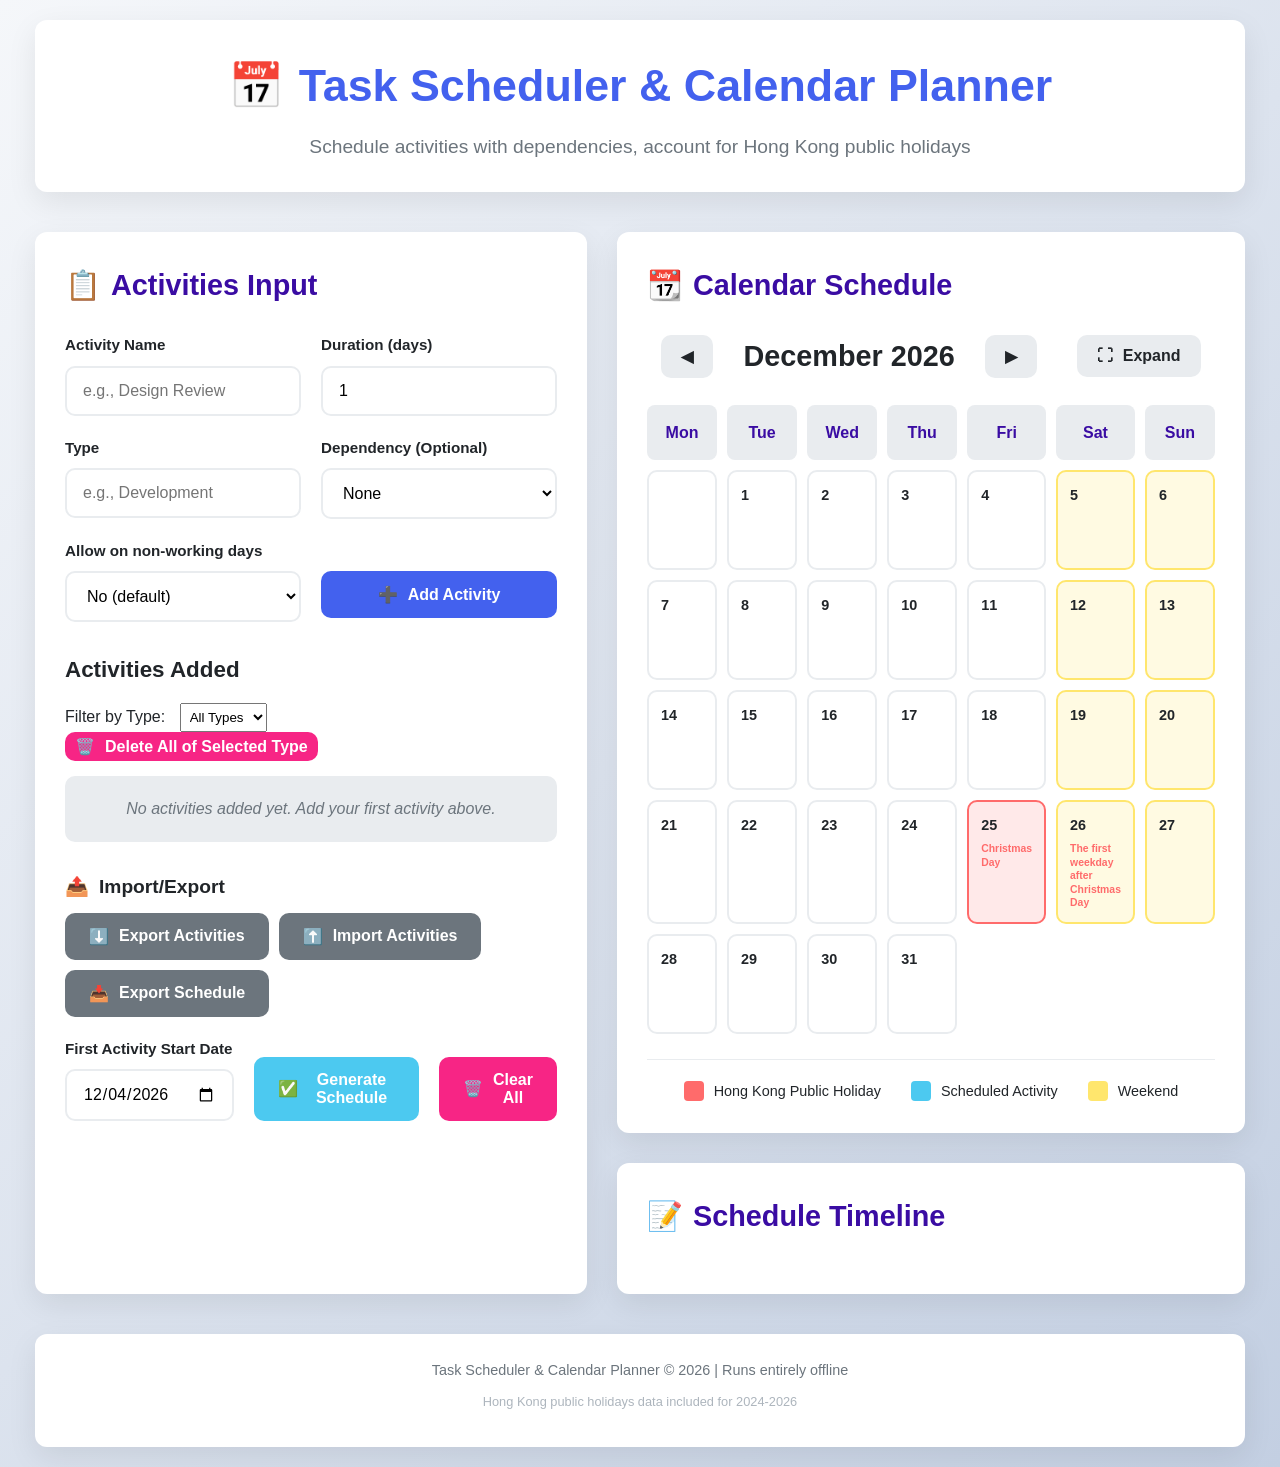
<file: index.html>
<!DOCTYPE html>
<html lang="en">
<head>
    <meta charset="UTF-8">
    <meta name="viewport" content="width=device-width, initial-scale=1.0">
    <title>Task Scheduler with Calendar</title>
    <link rel="stylesheet" href="style.css">
    <style>
        /* Icon fallbacks using Unicode characters */
        .fa-calendar-alt::before { content: "📅"; }
        .fa-tasks::before { content: "📋"; }
        .fa-plus::before { content: "➕"; }
        .fa-calendar-check::before { content: "✅"; }
        .fa-trash::before { content: "🗑️"; }
        .fa-calendar-day::before { content: "📆"; }
        .fa-chevron-left::before { content: "◀"; }
        .fa-chevron-right::before { content: "▶"; }
        .fa-list-ol::before { content: "📝"; }
        .fa-copy::before { content: "📄"; }
        .fa-save::before { content: "💾"; }
        .fa-folder-open::before { content: "📂"; }
        .fa-file-export::before { content: "📤"; }
        .fa-download::before { content: "⬇️"; }
        .fa-upload::before { content: "⬆️"; }
        .fa-calendar-download::before { content: "📥"; }
        .fa-edit::before { content: "✏️"; }
        .fa-calendar-edit::before { content: "📅✏️"; }
        .fa-expand::before { content: "⛶"; }
        .fa-compress::before { content: "🗗"; }
        
        /* Hide the empty Font Awesome icons if Unicode is shown */
        .fas {
            font-family: Arial, sans-serif;
            font-style: normal;
        }
        body {
            font-family: -apple-system, BlinkMacSystemFont, 'Segoe UI', Roboto, Oxygen, Ubuntu, Cantarell, 'Open Sans', 'Helvetica Neue', sans-serif;
        }
    </style>
</head>
<body>
    <div class="container">
        <header>
            <h1><i class="fas fa-calendar-alt"></i> Task Scheduler & Calendar Planner</h1>
            <p class="subtitle">Schedule activities with dependencies, account for Hong Kong public holidays</p>
        </header>

        <div class="main-content">
            <section class="input-section card">
                <h2><i class="fas fa-tasks"></i> Activities Input</h2>
                <div class="form-grid">
                    <div class="form-group">
                        <label for="activityName">Activity Name</label>
                        <input type="text" id="activityName" placeholder="e.g., Design Review">
                    </div>
                    <div class="form-group">
                        <label for="duration">Duration (days)</label>
                        <input type="number" id="duration" min="1" value="1">
                    </div>
                    <div class="form-group">
                        <label for="activityType">Type</label>
                        <input type="text" id="activityType" list="typeOptions" placeholder="e.g., Development">
                        <datalist id="typeOptions">
                            <option value="Development">
                            <option value="Design">
                            <option value="Meeting">
                            <option value="Testing">
                            <option value="Documentation">
                            <option value="Other">
                        </datalist>
                    </div>
                    <div class="form-group">
                        <label for="dependency">Dependency (Optional)</label>
                        <select id="dependencies">
                            <option value="">None</option>
                        </select>
                    </div>
                    <div class="form-group">
                        <label for="allowNonWorkingDays">Allow on non‑working days</label>
                        <select id="allowNonWorkingDays">
                            <option value="false">No (default)</option>
                            <option value="true">Yes</option>
                        </select>
                    </div>
                    <div class="form-group">
                        <label for="addActivity">&nbsp;</label>
                        <button id="addActivity" class="btn-primary" type="button"><i class="fas fa-plus"></i> Add Activity</button>
                    </div>
                </div>

                <div class="activities-list">
                    <h3>Activities Added</h3>
                <div class="type-filter-controls" style="margin-bottom: 15px;">
                    <label for="typeFilter" style="margin-right: 10px;">Filter by Type:</label>
                    <select id="typeFilter" style="padding: 5px; margin-right: 15px;">
                        <option value="">All Types</option>
                    </select>
                    <button id="quickDeleteType" class="btn-danger" style="padding: 5px 10px;"><i class="fas fa-trash"></i> Delete All of Selected Type</button>
                </div>
                    <div id="activitiesContainer">
                        <p class="empty-message">No activities added yet. Add your first activity above.</p>
                    </div>
                </div>


                <div class="import-export-controls">
                    <h3><i class="fas fa-file-export"></i> Import/Export</h3>
                    <div class="import-export-buttons">
                        <button id="exportActivities" class="btn-secondary"><i class="fas fa-download"></i> Export Activities</button>
                        <button id="importActivities" class="btn-secondary"><i class="fas fa-upload"></i> Import Activities</button>
                        <button id="exportSchedule" class="btn-secondary"><i class="fas fa-calendar-download"></i> Export Schedule</button>
                        <input type="file" id="importFile" accept=".json" style="display: none;">
                    </div>
                </div>

                <div class="schedule-controls">
                    <div class="form-group">
                        <label for="startDate">First Activity Start Date</label>
                        <input type="date" id="startDate">
                    </div>
                    <button id="generateSchedule" class="btn-success"><i class="fas fa-calendar-check"></i> Generate Schedule</button>
                    <button id="clearAll" class="btn-danger"><i class="fas fa-trash"></i> Clear All</button>
                </div>
            </section>

            <section class="calendar-section card">
                <h2><i class="fas fa-calendar-day"></i> Calendar Schedule</h2>
                <div class="calendar-controls">
                    <button id="prevMonth"><i class="fas fa-chevron-left"></i></button>
                    <h3 id="currentMonth">April 2026</h3>
                    <button id="nextMonth"><i class="fas fa-chevron-right"></i></button>
                    <button id="expandCalendar" class="btn-secondary" style="margin-left: 10px;"><i class="fas fa-expand"></i> Expand</button>
                </div>
                <div id="calendar" class="calendar-grid">
                    <!-- Calendar will be generated here -->
                </div>
                <div class="legend">
                    <div class="legend-item">
                        <span class="legend-color holiday"></span> Hong Kong Public Holiday
                    </div>
                    <div class="legend-item">
                        <span class="legend-color scheduled"></span> Scheduled Activity
                    </div>
                    <div class="legend-item">
                        <span class="legend-color weekend"></span> Weekend
                    </div>
                </div>
            </section>

            <section class="schedule-list card">
                <h2><i class="fas fa-list-ol"></i> Schedule Timeline</h2>
                <div id="scheduleTimeline">
                    <!-- Schedule timeline will be generated here -->
                </div>
            </section>
        </div>

        <footer>
            <p>Task Scheduler & Calendar Planner &copy; 2026 | Runs entirely offline</p>
            <p class="footer-note">Hong Kong public holidays data included for 2024-2026</p>
        </footer>
    </div>

    <script src="holidays.js"></script>
    <script src="date-utils.js"></script>
    <script src="script-enhanced.js"></script>
</body>
</html>
</file>
<file: style.css>
/* Modern CSS for Task Scheduler */
:root {
    --primary-color: #4361ee;
    --secondary-color: #3a0ca3;
    --success-color: #4cc9f0;
    --danger-color: #f72585;
    --warning-color: #f8961e;
    --light-color: #f8f9fa;
    --dark-color: #212529;
    --gray-color: #6c757d;
    --light-gray: #e9ecef;
    --border-radius: 12px;
    --box-shadow: 0 10px 30px rgba(0, 0, 0, 0.08);
    --transition: all 0.3s ease;
    --holiday-color: #ff6b6b;
    --scheduled-color: #4cc9f0;
    --weekend-color: #ffe66d;
}

* {
    margin: 0;
    padding: 0;
    box-sizing: border-box;
}

body {
    font-family: 'Inter', sans-serif;
    background: linear-gradient(135deg, #f5f7fa 0%, #c3cfe2 100%);
    color: var(--dark-color);
    line-height: 1.6;
    min-height: 100vh;
    padding: 20px;
}

.container {
    max-width: 1400px;
    margin: 0 auto;
    padding: 0 15px;
}

/* Header Styles */
header {
    text-align: center;
    margin-bottom: 40px;
    padding: 30px 20px;
    background: white;
    border-radius: var(--border-radius);
    box-shadow: var(--box-shadow);
}

header h1 {
    font-size: 2.8rem;
    font-weight: 700;
    color: var(--primary-color);
    margin-bottom: 10px;
    display: flex;
    align-items: center;
    justify-content: center;
    gap: 15px;
}

header .subtitle {
    font-size: 1.2rem;
    color: var(--gray-color);
    max-width: 800px;
    margin: 0 auto;
}

/* Main Content Layout */
.main-content {
    display: grid;
    grid-template-columns: 1fr 1.5fr;
    grid-template-rows: auto auto;
    gap: 30px;
    margin-bottom: 40px;
}

.input-section {
    grid-row: 1 / 3;
}

.calendar-section {
    grid-column: 2;
    grid-row: 1;
}

.schedule-list {
    grid-column: 2;
    grid-row: 2;
}

/* Card Styles */
.card {
    background: white;
    border-radius: var(--border-radius);
    box-shadow: var(--box-shadow);
    padding: 30px;
    transition: var(--transition);
}

.card:hover {
    box-shadow: 0 15px 40px rgba(0, 0, 0, 0.12);
}

.card h2 {
    font-size: 1.8rem;
    margin-bottom: 25px;
    color: var(--secondary-color);
    display: flex;
    align-items: center;
    gap: 10px;
}

/* Form Styles */
.form-grid {
    display: grid;
    grid-template-columns: 1fr 1fr;
    gap: 20px;
    margin-bottom: 30px;
}

.form-group {
    display: flex;
    flex-direction: column;
}

.form-group label {
    font-weight: 600;
    margin-bottom: 8px;
    color: var(--dark-color);
    font-size: 0.95rem;
}

.form-group input,
.form-group select {
    padding: 14px 16px;
    border: 2px solid var(--light-gray);
    border-radius: 10px;
    font-size: 1rem;
    font-family: 'Inter', sans-serif;
    transition: var(--transition);
    background-color: white;
}

.form-group input:focus,
.form-group select:focus {
    outline: none;
    border-color: var(--primary-color);
    box-shadow: 0 0 0 3px rgba(67, 97, 238, 0.2);
}

/* Button Styles */
button {
    padding: 14px 24px;
    border: none;
    border-radius: 10px;
    font-size: 1rem;
    font-weight: 600;
    cursor: pointer;
    transition: var(--transition);
    display: flex;
    align-items: center;
    justify-content: center;
    gap: 10px;
    font-family: 'Inter', sans-serif;
}

.btn-primary {
    background-color: var(--primary-color);
    color: white;
}

.btn-primary:hover {
    background-color: var(--secondary-color);
    transform: translateY(-2px);
}

.btn-success {
    background-color: var(--success-color);
    color: white;
}

.btn-success:hover {
    background-color: #3aa8d0;
    transform: translateY(-2px);
}

.btn-danger {
    background-color: var(--danger-color);
    color: white;
}

.btn-danger:hover {
    background-color: #e11570;
    transform: translateY(-2px);
}

.btn-secondary {
    background-color: var(--gray-color);
    color: white;
}

.btn-secondary:hover {
    background-color: #5a6268;
    transform: translateY(-2px);
}

/* Activities List */
.activities-list {
    margin-bottom: 30px;
}

.activities-list h3 {
    font-size: 1.4rem;
    margin-bottom: 15px;
    color: var(--dark-color);
}

.empty-message {
    color: var(--gray-color);
    font-style: italic;
    padding: 20px;
    text-align: center;
    background-color: var(--light-gray);
    border-radius: 10px;
}

.activity-item {
    background-color: var(--light-gray);
    padding: 18px;
    border-radius: 10px;
    margin-bottom: 15px;
    display: flex;
    justify-content: space-between;
    align-items: center;
    border-left: 5px solid var(--primary-color);
    transition: var(--transition);
}

.activity-item:hover {
    background-color: #e2e6ea;
    transform: translateX(5px);
}

.activity-info h4 {
    font-size: 1.1rem;
    margin-bottom: 5px;
}

.activity-info p {
    color: var(--gray-color);
    font-size: 0.9rem;
}

.activity-actions button {
    padding: 8px 15px;
    font-size: 0.9rem;
}

/* Schedule Controls */
.schedule-controls {
    display: flex;
    gap: 20px;
    align-items: flex-end;
}

.schedule-controls .form-group {
    flex: 1;
}

/* Calendar Styles */
.calendar-controls {
    display: flex;
    align-items: center;
    justify-content: center;
    gap: 30px;
    margin-bottom: 25px;
}

.calendar-controls button {
    padding: 12px 20px;
    background-color: var(--light-gray);
    color: var(--dark-color);
}

.calendar-controls button:hover {
    background-color: #dee2e6;
}

.calendar-controls h3 {
    font-size: 1.8rem;
    color: var(--dark-color);
    min-width: 200px;
    text-align: center;
}

    .calendar-grid {
        display: grid;
        grid-template-columns: repeat(7, 1fr);
        gap: 10px;
        margin-bottom: 25px;
        transition: all 0.3s ease;
    }
    
    .calendar-grid.expanded {
        gap: 15px;
        grid-template-columns: repeat(7, minmax(120px, 1fr));
    }
    
    .calendar-grid.expanded .calendar-day {
        padding: 15px;
        min-height: 140px;
        height: auto;
    }
    
    .calendar-grid.expanded .calendar-day-number {
        font-size: 1.2rem;
        margin-bottom: 8px;
    }
    
    .calendar-grid.expanded .calendar-day-content {
        font-size: 0.85rem;
        max-height: none;
        overflow-y: visible;
    }
    
    .main-content.calendar-expanded {
        display: grid !important;
        grid-template-columns: 1fr !important;
        grid-template-rows: auto auto auto !important;
        gap: 30px !important;
    }
    
    .main-content.calendar-expanded .input-section {
        grid-column: 1 !important;
        grid-row: 3 !important;
    }
    
    .main-content.calendar-expanded .calendar-section {
        grid-column: 1 !important;
        grid-row: 1 !important;
        width: 100%;
    }
    
    .main-content.calendar-expanded .schedule-list {
        grid-column: 1 !important;
        grid-row: 2 !important;
    }
    
    .main-content.calendar-expanded .calendar-grid {
        width: 100%;
        max-width: 100%;
        overflow-x: auto;
    }

.calendar-day-header {
    text-align: center;
    font-weight: 700;
    padding: 15px 5px;
    color: var(--secondary-color);
    background-color: var(--light-gray);
    border-radius: 8px;
}

.calendar-day {
    padding: 12px;
    border-radius: 10px;
    background-color: white;
    border: 2px solid var(--light-gray);
    transition: var(--transition);
    position: relative;
    min-height: 100px;
    display: flex;
    flex-direction: column;
}

.calendar-day:hover {
    transform: scale(1.05);
    box-shadow: 0 5px 15px rgba(0, 0, 0, 0.1);
}

.calendar-day-number {
    font-weight: 700;
    font-size: 0.9rem;
    margin-bottom: 5px;
    flex-shrink: 0;
}

.calendar-day-content {
    font-size: 0.65rem;
    line-height: 1.3;
    flex: 1;
    display: flex;
    flex-direction: column;
    gap: 2px;
    overflow: visible;
}

.calendar-day.holiday {
    background-color: rgba(255, 107, 107, 0.15);
    border-color: var(--holiday-color);
}

.calendar-day.weekend {
    background-color: rgba(255, 230, 109, 0.2);
    border-color: var(--weekend-color);
}

.calendar-day.scheduled {
    background-color: rgba(76, 201, 240, 0.15);
    border-color: var(--scheduled-color);
}

/* Legend */
.legend {
    display: flex;
    justify-content: center;
    gap: 30px;
    flex-wrap: wrap;
    padding-top: 20px;
    border-top: 1px solid var(--light-gray);
}

.legend-item {
    display: flex;
    align-items: center;
    gap: 10px;
    font-size: 0.9rem;
}

.legend-color {
    width: 20px;
    height: 20px;
    border-radius: 4px;
}

.legend-color.holiday {
    background-color: var(--holiday-color);
}

.legend-color.scheduled {
    background-color: var(--scheduled-color);
}

.legend-color.weekend {
    background-color: var(--weekend-color);
}

/* Schedule Timeline */
#scheduleTimeline {
    display: flex;
    flex-direction: column;
    gap: 15px;
}

.timeline-item {
    background-color: var(--light-gray);
    padding: 20px;
    border-radius: 10px;
    display: flex;
    justify-content: space-between;
    align-items: center;
    border-left: 5px solid var(--scheduled-color);
}

.timeline-dates {
    font-weight: 600;
    color: var(--primary-color);
    background-color: white;
    padding: 8px 15px;
    border-radius: 8px;
}

/* Footer */
footer {
    text-align: center;
    padding: 25px;
    color: var(--gray-color);
    font-size: 0.9rem;
    background-color: white;
    border-radius: var(--border-radius);
    box-shadow: var(--box-shadow);
}

footer p {
    margin-bottom: 10px;
}

.footer-note {
    font-size: 0.8rem;
    color: #adb5bd;
}

/* Template Controls and Import/Export */
.template-controls,
.import-export-controls {
    margin-bottom: 20px;
}

.template-controls h3,
.import-export-controls h3 {
    font-size: 1.2rem;
    margin-bottom: 10px;
    color: var(--dark-color);
    display: flex;
    align-items: center;
    gap: 10px;
}

.template-buttons,
.import-export-buttons {
    display: flex;
    flex-wrap: wrap;
    gap: 10px;
    align-items: center;
}

.template-buttons select {
    flex: 1;
    min-width: 150px;
    padding: 10px;
    border: 2px solid var(--light-gray);
    border-radius: 8px;
    font-size: 0.9rem;
}

.import-export-buttons input[type="file"] {
    display: none;
}

/* Responsive Design */
@media (max-width: 1200px) {
    .main-content {
        grid-template-columns: 1fr;
        grid-template-rows: auto auto auto;
    }
    
    .input-section,
    .calendar-section,
    .schedule-list {
        grid-column: 1;
    }
    
    .input-section {
        grid-row: 1;
    }
    
    .calendar-section {
        grid-row: 2;
    }
    
    .schedule-list {
        grid-row: 3;
    }
}

@media (max-width: 768px) {
    .form-grid {
        grid-template-columns: 1fr;
    }
    
    .schedule-controls {
        flex-direction: column;
    }
    
    .calendar-grid {
        gap: 5px;
    }
    
    .calendar-day {
        padding: 8px;
    }
    
    .calendar-day-number {
        font-size: 1rem;
    }
    
    header h1 {
        font-size: 2.2rem;
    }
    
    .legend {
        flex-direction: column;
        gap: 15px;
        align-items: flex-start;
    }
}

@media (max-width: 480px) {
    .calendar-grid {
        grid-template-columns: repeat(7, 1fr);
        font-size: 0.8rem;
    }
    
    .calendar-day {
        padding: 5px;
    }
    
    .calendar-day-number {
        font-size: 0.9rem;
    }
    
    .activity-item {
        flex-direction: column;
        align-items: flex-start;
        gap: 15px;
    }
    
    .activity-actions {
        align-self: flex-end;
    }
}
</file>
